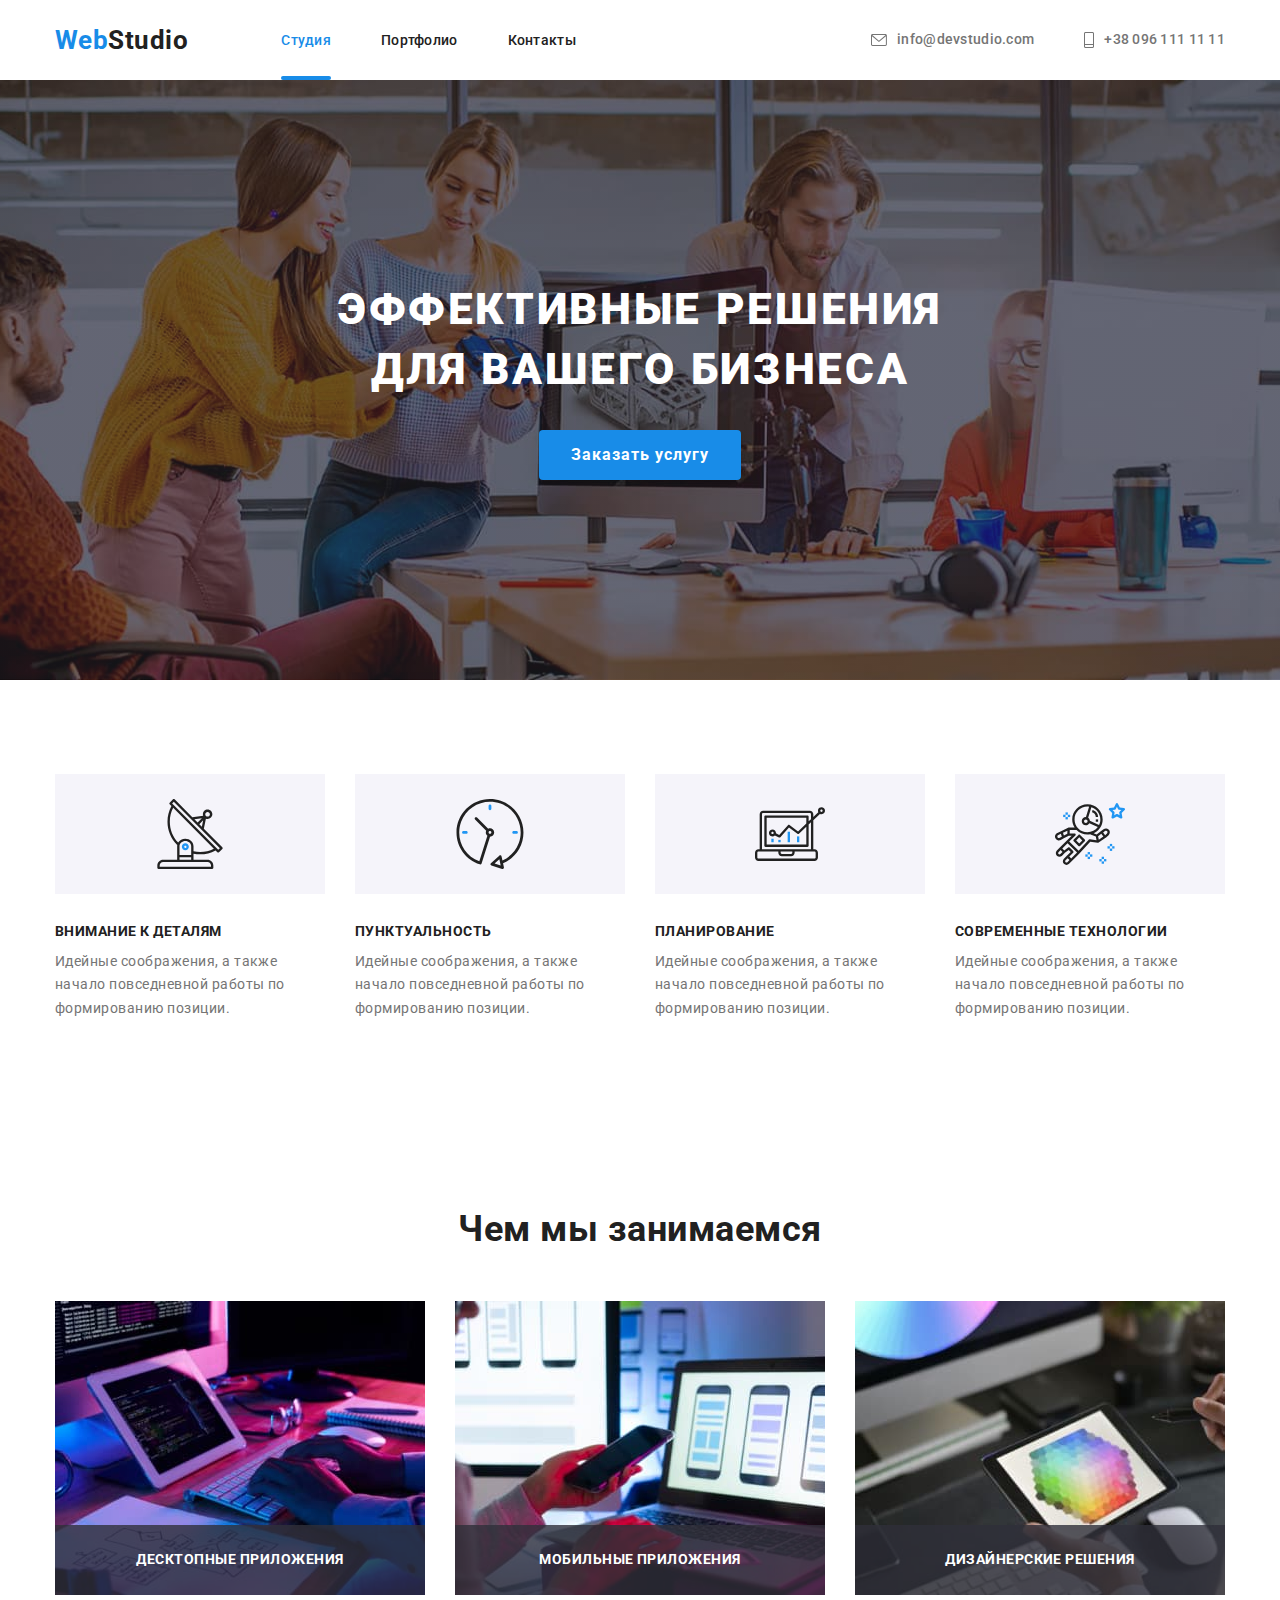
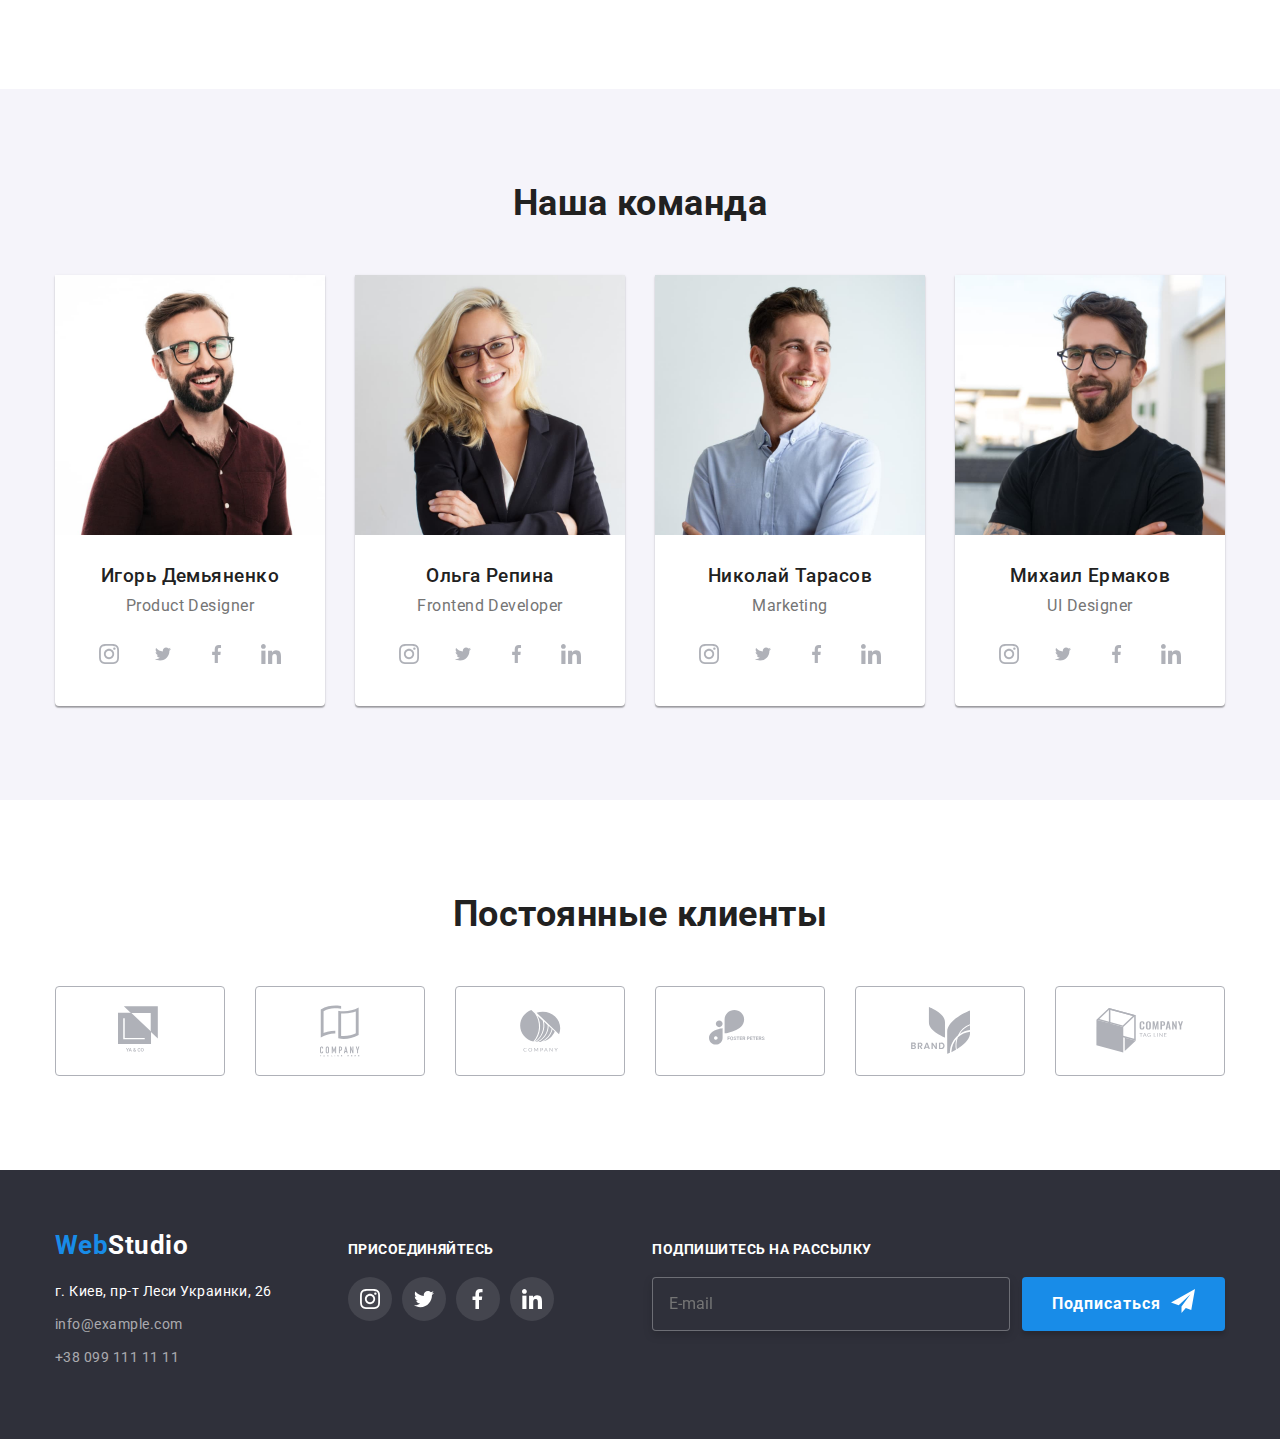
<file: index.html>
<!DOCTYPE html>
<html lang="ru">
  <head>
    <meta charset="UTF-8" />
    <meta name="viewport" content="width=device-width, initial-scale=1.0" />
    <title>my-test</title>
    <link rel="preconnect" href="https://fonts.gstatic.com" />
    <link
      href="https://fonts.googleapis.com/css2?family=Raleway:wght@700&family=Roboto:wght@400;500;700;900&display=swap"
      rel="stylesheet"
    />
    <link
      rel="stylesheet"
      href="https://cdnjs.cloudflare.com/ajax/libs/modern-normalize/1.0.0/modern-normalize.min.css"
    />
    <link rel="stylesheet" href="./css/style.css" />
  </head>
  <body>
    <header>
      <div class="header container">
        <a class="logo-header link" href="#"
          ><span class="logo-web">Web</span
          ><span class="logo-studio">Studio</span></a
        >
        <nav>
          <ul class="site-nav list">
            <li class="nav-item">
              <a class="link current" href="#">Студия</a>
            </li>
            <li class="nav-item">
              <a class="link" href="./portfolio.html">Портфолио</a>
            </li>
            <li class="nav-item">
              <a class="link" href="#">Контакты</a>
            </li>
          </ul>
        </nav>
        <div class="header-contact">
          <a class="link" href="meilto:info@devstudio.com">
            <svg class="logo-meil" width="16" height="12">
              <use href="./img/sprite.svg#meil"></use>
            </svg>
            info@devstudio.com
          </a>
          <a class="link" href="tel:+380961111111">
            <svg class="logo-meil" width="10" height="16">
              <use href="./img/sprite.svg#phone"></use>
            </svg>
            +38 096 111 11 11
          </a>
        </div>
      </div>
    </header>
    <main>
      <!-- hero -->
      <section class="hero overlay">
        <h1 class="hero-title">Эффективные решения для вашего бизнеса</h1>
        <button data-modal-open class="hero-button" type="button">
          Заказать услугу
        </button>
      </section>
      <!-- cильные стороны -->
      <section class="section">
        <div class="container">
          <h2 class="section-title hidden">сильные стороны</h2>
          <ul class="advanages-list list">
            <li class="advantages-item">
              <div class="advantages-card">
                <svg width="70" height="70">
                  <use href="./img/sprite.svg#antenna"></use>
                </svg>
              </div>
              <h3>Внимание к деталям</h3>
              <p>
                Идейные соображения, а также начало повседневной работы по
                формированию позиции.
              </p>
            </li>
            <li class="advantages-item">
              <div class="advantages-card">
                <svg width="70" height="70">
                  <use href="./img/sprite.svg#clock"></use>
                </svg>
              </div>
              <h3>Пунктуальность</h3>
              <p>
                Идейные соображения, а также начало повседневной работы по
                формированию позиции.
              </p>
            </li>
            <li class="advantages-item">
              <div class="advantages-card">
                <svg width="70" height="70">
                  <use href="./img/sprite.svg#diagram"></use>
                </svg>
              </div>
              <h3>Планирование</h3>
              <p>
                Идейные соображения, а также начало повседневной работы по
                формированию позиции.
              </p>
            </li>
            <li class="advantages-item">
              <div class="advantages-card">
                <svg width="70" height="70">
                  <use href="./img/sprite.svg#astronaut"></use>
                </svg>
              </div>
              <h3>Современные технологии</h3>
              <p>
                Идейные соображения, а также начало повседневной работы по
                формированию позиции.
              </p>
            </li>
          </ul>
        </div>
      </section>

      <!-- Чем занимемся -->
      <section class="section">
        <div class="container">
          <h2 class="section-title">Чем мы занимаемся</h2>
          <ul class="job-list list">
            <li class="job-item">
              <div class="job-img">
                <a href="#"
                  ><img src="./img/box1.jpg" alt="пишем код" width="370"
                /></a>
                <div class="img-title">
                  <h3>Десктопные приложения</h3>
                </div>
              </div>
            </li>
            <li class="job-item">
              <div class="job-img">
                <a href="#"
                  ><img
                    src="./img/box2.jpg"
                    alt="оптимизируем под моб.приложение"
                    width="370"
                /></a>
                <div class="img-title">
                  <h3>Мобильные приложения</h3>
                </div>
              </div>
            </li>
            <li class="job-item">
              <div class="job-img">
                <a href="#"
                  ><img src="./img/box3.jpg" alt="выбираем палитру" width="370"
                /></a>
                <div class="img-title">
                  <h3>Дизайнерские решения</h3>
                </div>
              </div>
            </li>
          </ul>
        </div>
      </section>

      <!-- команда -->
      <section class="section team">
        <div class="container">
          <h2 class="section-title">Наша команда</h2>
          <ul class="team-list list">
            <li class="team-item">
              <img
                class="team-foto"
                src="./img/team1.jpg"
                alt="дизайнер проекта"
                width="270"
              />
              <h3>Игорь Демьяненко</h3>
              <p leng="en">Product Designer</p>
              <ul class="team-social list">
                <li class="social-item">
                  <a class="social-link" href="#">
                    <svg width="20" height="20">
                      <use href="./img/sprite.svg#instagram"></use>
                    </svg>
                  </a>
                </li>
                <li class="social-item">
                  <a class="social-link" href="#">
                    <svg width="20" height="16">
                      <use href="./img/sprite.svg#twitter"></use>
                    </svg>
                  </a>
                </li>
                <li class="social-item">
                  <a class="social-link" href="#">
                    <svg width="10" height="20">
                      <use href="./img/sprite.svg#facebook"></use>
                    </svg>
                  </a>
                </li>
                <li class="social-item">
                  <a class="social-link" href="#">
                    <svg width="20" height="20">
                      <use href="./img/sprite.svg#linkedin"></use>
                    </svg>
                  </a>
                </li>
              </ul>
            </li>
            <li class="team-item">
              <img
                class="team-foto"
                src="./img/team2.jpg"
                alt="разработчки сайта"
                width="270"
              />
              <h3>Ольга Репина</h3>
              <p leng="en">Frontend Developer</p>
              <ul class="team-social list">
                <li class="social-item">
                  <a class="social-link" href="#">
                    <svg width="20" height="20">
                      <use href="./img/sprite.svg#instagram"></use>
                    </svg>
                  </a>
                </li>
                <li class="social-item">
                  <a class="social-link" href="#">
                    <svg width="20" height="16">
                      <use href="./img/sprite.svg#twitter"></use>
                    </svg>
                  </a>
                </li>
                <li class="social-item">
                  <a class="social-link" href="#">
                    <svg width="10" height="20">
                      <use href="./img/sprite.svg#facebook"></use>
                    </svg>
                  </a>
                </li>
                <li class="social-item">
                  <a class="social-link" href="#">
                    <svg width="20" height="20">
                      <use href="./img/sprite.svg#linkedin"></use>
                    </svg>
                  </a>
                </li>
              </ul>
            </li>
            <li class="team-item">
              <img
                class="team-foto"
                src="./img/team3.jpg"
                alt="маркетолог"
                width="270"
              />
              <h3>Николай Тарасов</h3>
              <p leng="en">Marketing</p>
              <ul class="team-social list">
                <li class="social-item">
                  <a class="social-link" href="#">
                    <svg width="20" height="20">
                      <use href="./img/sprite.svg#instagram"></use>
                    </svg>
                  </a>
                </li>
                <li class="social-item">
                  <a class="social-link" href="#">
                    <svg width="20" height="16">
                      <use href="./img/sprite.svg#twitter"></use>
                    </svg>
                  </a>
                </li>
                <li class="social-item">
                  <a class="social-link" href="#">
                    <svg width="10" height="20">
                      <use href="./img/sprite.svg#facebook"></use>
                    </svg>
                  </a>
                </li>
                <li class="social-item">
                  <a class="social-link" href="#">
                    <svg width="20" height="20">
                      <use href="./img/sprite.svg#linkedin"></use>
                    </svg>
                  </a>
                </li>
              </ul>
            </li>
            <li class="team-item">
              <img
                class="team-foto"
                src="./img/team4.jpg"
                alt="младший д"
                width="270"
              />
              <h3>Михаил Ермаков</h3>
              <p leng="en">UI Designer</p>
              <ul class="team-social list">
                <li class="social-item">
                  <a class="social-link" href="#">
                    <svg width="20" height="20">
                      <use href="./img/sprite.svg#instagram"></use>
                    </svg>
                  </a>
                </li>
                <li class="social-item">
                  <a class="social-link" href="#">
                    <svg width="20" height="16">
                      <use href="./img/sprite.svg#twitter"></use>
                    </svg>
                  </a>
                </li>
                <li class="social-item">
                  <a class="social-link" href="#">
                    <svg width="10" height="20">
                      <use href="./img/sprite.svg#facebook"></use>
                    </svg>
                  </a>
                </li>
                <li class="social-item">
                  <a class="social-link" href="#">
                    <svg width="20" height="20">
                      <use href="./img/sprite.svg#linkedin"></use>
                    </svg>
                  </a>
                </li>
              </ul>
            </li>
          </ul>
        </div>
      </section>

      <!-- наши клиенты  -->
      <section class="section">
        <div class="container">
          <h2 class="section-title">Постоянные клиенты</h2>
          <ul class="client-list list">
            <li class="client-item">
              <a class="client-link" href="#">
                <svg width="44" height="49">
                  <use href="./img/sprite.svg#cmp1"></use>
                </svg>
              </a>
            </li>
            <li class="client-item">
              <a class="client-link" href="#">
                <svg width="40" height="52">
                  <use href="./img/sprite.svg#cmp2"></use>
                </svg>
              </a>
            </li>
            <li class="client-item">
              <a class="client-link" href="#">
                <svg width="41" height="42">
                  <use href="./img/sprite.svg#cmp3"></use>
                </svg>
              </a>
            </li>
            <li class="client-item">
              <a class="client-link" href="#">
                <svg width="79" height="42">
                  <use href="./img/sprite.svg#cmp4"></use>
                </svg>
              </a>
            </li>
            <li class="client-item">
              <a class="client-link" href="#">
                <svg width="59" height="47">
                  <use href="./img/sprite.svg#cmp5"></use>
                </svg>
              </a>
            </li>
            <li class="client-item">
              <a class="client-link" href="#">
                <svg width="88" height="45">
                  <use href="./img/sprite.svg#cmp6"></use>
                </svg>
              </a>
            </li>
          </ul>
        </div>
      </section>
    </main>
    <footer>
      <div class="container footer">
        <div class="footer-info">
          <a class="logo-footer link" href="#"
            ><span class="logo-web">Web</span
            ><span class="logo-studio">Studio</span></a
          >
          <address>
            <span class="footer-adress">г. Киев, пр-т Леси Украинки, 26</span
            ><br />
            <a class="footer-contact link" href="mailto:info@example.com"
              >info@example.com</a
            ><br />
            <a class="footer-contact link" href="tel:+380991111111"
              >+38 099 111 11 11</a
            >
          </address>
        </div>

        <!-- добавление соц-сетей -->
        <div class="footer-social">
          <p>присоединяйтесь</p>
          <ul class="footer-list list">
            <li class="footer-item">
              <a class="footer-link" href="#">
                <svg width="20" height="20">
                  <use href="./img/sprite.svg#instagram"></use>
                </svg>
              </a>
            </li>
            <li class="footer-item">
              <a class="footer-link" href="#">
                <svg width="20" height="20">
                  <use href="./img/sprite.svg#twitter"></use>
                </svg>
              </a>
            </li>
            <li class="footer-item">
              <a class="footer-link" href="#">
                <svg width="20" height="20">
                  <use href="./img/sprite.svg#facebook"></use>
                </svg>
              </a>
            </li>
            <li class="footer-item">
              <a class="footer-link" href="#">
                <svg width="20" height="20">
                  <use href="./img/sprite.svg#linkedin"></use>
                </svg>
              </a>
            </li>
          </ul>
        </div>
        <!-- добавление формы -->
        <div class="footer-form">
          <p>Подпишитесь на рассылку</p>
          <form class="form-area">
            <input
              class="mail-input"
              type="email"
              name="E-mail"
              placeholder="E-mail"
            />
            <button class="footer-button" type="submit">
              <p>Подписаться</p>
              <svg width="24" height="24">
                <use href="./img/sprite.svg#icon-plain-1"></use>
              </svg>
            </button>
          </form>
        </div>
      </div>
    </footer>

    <div class="backdrop is-hidden" data-modal>
      <div class="modal">
        <button class="modal-button" type="button" data-modal-close>
          <svg width="11" height="11">
            <use href="./img/sprite.svg#close-logo"></use>
          </svg>
        </button>
        <p>Оставьте свои данные, мы вам перезвоним</p>
        <form class="form-info">
          <div class="form-field">
            <label for="username">Имя</label>
            <div class="form-block">
              <input
                class="input-form"
                type="text"
                name="username"
                id="username"
              />
              <svg class="input-icon" width="18" height="18">
                <use href="./img/sprite.svg#icon-input-1"></use>
              </svg>
            </div>
          </div>
          <div class="form-field">
            <label for="phone_number">Телефон</label>
            <div class="form-block">
              <input
                class="input-form"
                type="tel"
                name="phone_number"
                id="phone_number"
              />
              <svg class="input-icon" width="18" height="18">
                <use href="./img/sprite.svg#icon-input-2"></use>
              </svg>
            </div>
          </div>
          <div class="form-field">
            <label for="email">Почта</label>
            <div class="form-block">
              <input class="input-form" type="email" id="email" />
              <svg class="input-icon" width="18" height="18">
                <use href="./img/sprite.svg#icon-input-3"></use>
              </svg>
            </div>
          </div>
          <div class="form-field">
            <label for="feedback">Комментарий</label>
            <textarea
              name="feedback"
              id="feedback"
              placeholder="Введите текст"
            ></textarea>
          </div>
          <div class="policy">
            <label for="policy" class="policy-lable"
              >Соглашаюсь с рассылкой и принимаю
              <a href="#" class="link-policy">Условия договора</a>
              <input
                class="checkbox"
                type="checkbox"
                name="policy"
                id="policy"
              />
              <class class="check-icon"></class>
            </label>
          </div>
          <button type="submit" class="button-info">Отправить</button>
        </form>
      </div>
    </div>
    <script src="./js/modal.js"></script>
  </body>
</html>
</file>
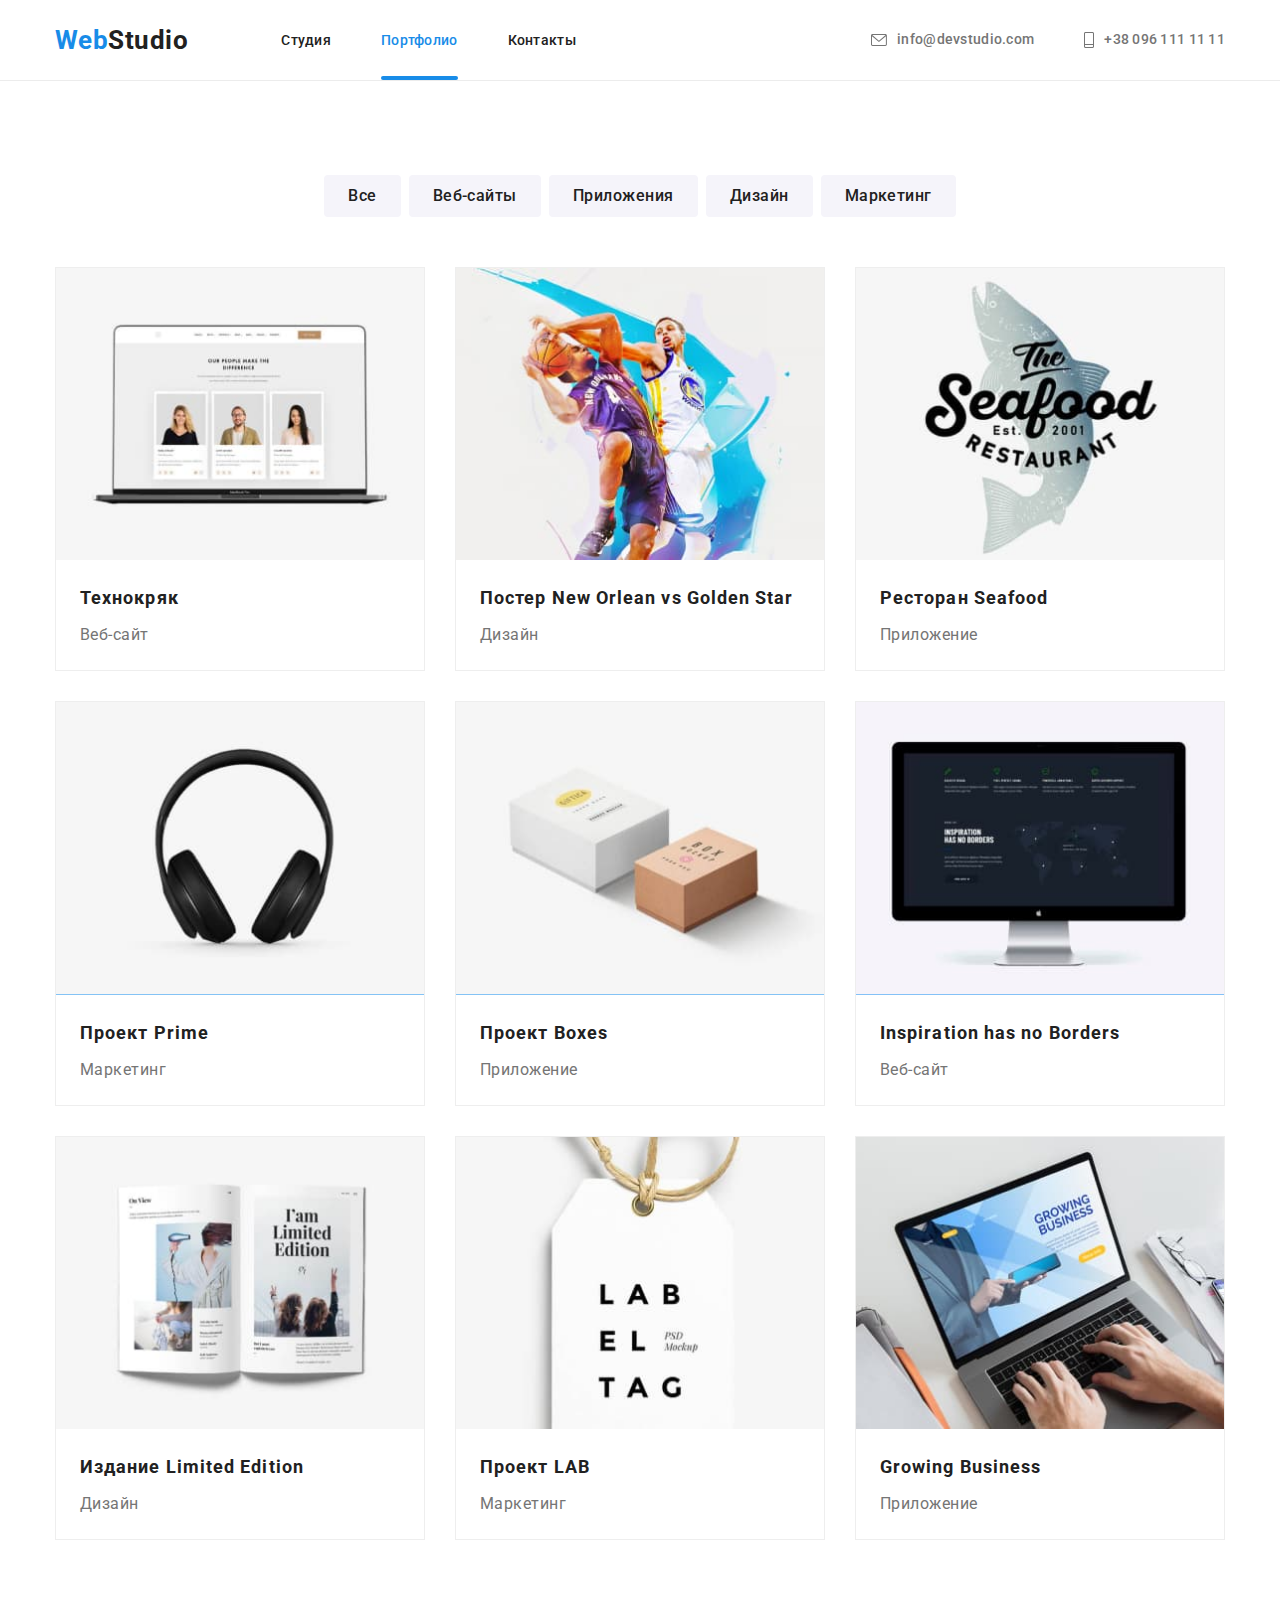
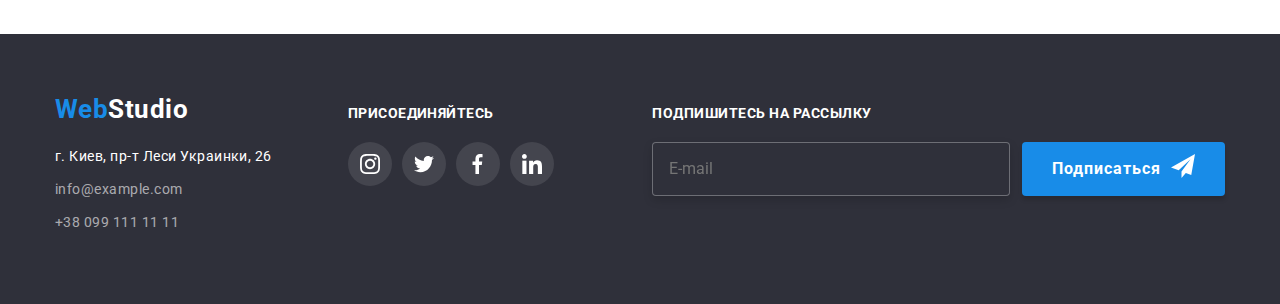
<file: portfolio.html>
<!DOCTYPE html>
<html lang="ru">
<head>
    <meta charset="UTF-8">
    <meta name="viewport" content="width=device-width, initial-scale=1.0">
    <title>portfolio</title>
    <link rel="preconnect" href="https://fonts.gstatic.com">
    <link href="https://fonts.googleapis.com/css2?family=Raleway:wght@700&family=Roboto:wght@400;500;700;900&display=swap"
        rel="stylesheet">
        <link rel="stylesheet" href="https://cdnjs.cloudflare.com/ajax/libs/modern-normalize/1.0.0/modern-normalize.min.css">
    <link rel="stylesheet" href="./css/style.css">
</head>
<body>
    <header class="header-line">
        <div class="header container">
            <a class="logo-header link" href="#"><span class="logo-web">Web</span><span class="logo-studio">Studio</span></a>
            <nav>
                <ul class="site-nav list">
                    <li class="nav-item">
                        <a class="link" href="./index.html">Студия</a>
                    </li>
                    <li class="nav-item">
                        <a class="link current" href="#">Портфолио</a>
                    </li>
                    <li class="nav-item">
                        <a class="link" href="#">Контакты</a>
                    </li>
                </ul>
            </nav>
            <div class="header-contact">
                <a class="link" href="meilto:info@devstudio.com">
                    <svg class="logo-meil" width="16" height="12">
                        <use href="./img/sprite.svg#meil"></use>
                    </svg>
                    info@devstudio.com
                </a>
                <a class="link" href="tel:+380961111111">
                    <svg class="logo-meil" width="10" height="16">
                        <use href="./img/sprite.svg#phone"></use>
                    </svg>
                    +38 096 111 11 11
                </a>
            </div>
        </div>

    </header>
    <main>
        <section class="section">
            <div class="container">
                <!-- кнопки -->
                <ul class="buttons list">
                    <li class="item"><button type="button" class="button">Все</button></li>
                    <li class="item"><button type="button" class="button">Веб-сайты</button></li>
                    <li class="item"><button type="button" class="button">Приложения</button></li>
                    <li class="item"><button type="button" class="button">Дизайн</button></li>
                    <li class="item"><button type="button" class="button">Маркетинг</button></li>
                </ul>

                <!-- перечень работ  -->
                <ul class="project list">
                    <li class="project-list">
                        <a class="project-card link" href="#">
                            <div class="project-inmg">
                                <img class="card-img" src="./img/prj1.jpg" alt="пример веб-сайта"/>
                                <div class="project-action">
                                    <p>Технокряк это современная площадка распространения коронавируса. Компании используют эту платформу для цифрового шпионажа и атак на защищённые сервера конкурентов.</p>
                                </div>
                            </div>
                           <div class="card-list">
                                <h3 class="title">Технокряк</h3>
                                <p class="text">Веб-сайт</p>
                           </div>
                        </a>
                    </li>
                    <li class="project-list">
                        <a class="project-card link" href="#">
                            <div class="project-inmg">
                                <img class="card-img" src="./img/prj2.jpg" alt="дизайн постера"/>
                                <div class="project-action">
                                    <p>Технокряк это современная площадка распространения коронавируса. Компании используют эту платформу для цифрового шпионажа и атак на защищённые сервера конкурентов.</p>
                                </div>
                            </div>
                            <div class="card-list">
                                 <h3 class="title">Постер New Orlean vs Golden Star</h3>
                                 <p class="text">Дизайн</p>
                            </div>
                         </a>
                    </li>
                    <li class="project-list">
                        <a class="project-card link" href="#">
                            <div class="project-inmg">
                                <img class="card-img" src="./img/prj3.jpg" alt="приложение ресторана"/>
                                <div class="project-action">
                                    <p>Технокряк это современная площадка распространения коронавируса. Компании используют эту платформу для цифрового шпионажа и атак на защищённые сервера конкурентов.</p>
                                </div>
                            </div>                       
                            <div class="card-list">
                                 <h3 class="title">Ресторан Seafood</h3>
                                 <p class="text">Приложение</p>
                            </div>
                         </a>
                    </li>
                    <li class="project-list">
                        <a class="project-card link" href="#">
                            <div class="project-inmg">
                                <img class="card-img" src="./img/prj4.jpg" alt="прект маректинг"/>
                                <div class="project-action">
                                    <p>Технокряк это современная площадка распространения коронавируса. Компании используют эту платформу для цифрового шпионажа и атак на защищённые сервера конкурентов.</p>
                                </div>
                            </div>
                            <div class="card-list">
                                 <h3 class="title">Проект Prime</h3>
                                 <p class="text">Маркетинг</p>
                            </div>
                         </a>
                    </li>
                    <li class="project-list">
                        <a class="project-card link" href="#">
                            <div class="project-inmg">
                                <img class="card-img" src="./img/prj5.jpg" alt="приложение коробки"/>
                                <div class="project-action">
                                    <p>Технокряк это современная площадка распространения коронавируса. Компании используют эту платформу для цифрового шпионажа и атак на защищённые сервера конкурентов.</p>
                                </div>
                            </div>           
                            <div class="card-list">
                                 <h3 class="title">Проект Boxes</h3>
                                 <p class="text">Приложение</p>
                            </div>
                         </a>
                    </li>
                    <li class="project-list">
                        <a class="project-card link" href="#">
                            <div class="project-inmg">
                                <img class="card-img" src="./img/prj6.jpg" alt="пример веб-сайта на мониторе"/>
                                <div class="project-action">
                                    <p>Технокряк это современная площадка распространения коронавируса. Компании используют эту платформу для цифрового шпионажа и атак на защищённые сервера конкурентов.</p>
                                </div>
                            </div>   
                            <div class="card-list">
                                 <h3 class="title">Inspiration has no Borders</h3>
                                 <p class="text">Веб-сайт</p>
                            </div>
                         </a> 
                    </li>
                    <li class="project-list">
                        <a class="project-card link" href="#">
                            <div class="project-inmg">
                                <img class="card-img" src="./img/prj7.jpg" alt="дизайн журнала"/>
                                <div class="project-action">
                                    <p>Технокряк это современная площадка распространения коронавируса. Компании используют эту платформу для цифрового шпионажа и атак на защищённые сервера конкурентов.</p>
                                </div>
                            </div>  
                            <div class="card-list">
                                 <h3 class="title">Издание Limited Edition</h3>
                                 <p class="text">Дизайн</p>
                            </div>
                         </a>
                    </li>
                    <li class="project-list">
                        <a class="project-card link" href="#">
                            <div class="project-inmg">
                                <img class="card-img" src="./img/prj8.jpg" alt="маркетинговый проект"/>
                                <div class="project-action">
                                    <p>Технокряк это современная площадка распространения коронавируса. Компании используют эту платформу для цифрового шпионажа и атак на защищённые сервера конкурентов.</p>
                                </div>
                            </div>  
                            <div class="card-list">
                                 <h3 class="title">Проект LAB</h3>
                                 <p class="text">Маркетинг</p>
                            </div>
                         </a> 
                    </li>
                    <li class="project-list">
                        <a class="project-card link" href="#">
                            <div class="project-inmg">
                                <img class="card-img" src="./img/prj9.jpg" alt="пример приложения"/>
                                <div class="project-action">
                                    <p>Технокряк это современная площадка распространения коронавируса. Компании используют эту платформу для цифрового шпионажа и атак на защищённые сервера конкурентов.</p>
                                </div>
                            </div> 
                            <div class="card-list">
                                 <h3 class="title">Growing Business</h3>
                                 <p class="text">Приложение</p>
                            </div>
                         </a>
                    </li>
                </ul>
            </div>
        </section>
    </main>
    <footer>
        <div class="container footer">
            <div class="footer-info">
              <a class="logo-footer link" href="#"
                ><span class="logo-web">Web</span
                ><span class="logo-studio">Studio</span></a
              >
              <address>
                <span class="footer-adress">г. Киев, пр-т Леси Украинки, 26</span
                ><br />
                <a class="footer-contact link" href="mailto:info@example.com"
                  >info@example.com</a
                ><br />
                <a class="footer-contact link" href="tel:+380991111111"
                  >+38 099 111 11 11</a
                >
              </address>
            </div>
    
            <!-- добавление соц-сетей -->
            <div class="footer-social">
              <p>присоединяйтесь</p>
              <ul class="footer-list list">
                <li class="footer-item">
                  <a class="footer-link" href="#">
                    <svg width="20" height="20">
                      <use href="./img/sprite.svg#instagram"></use>
                    </svg>
                  </a>
                </li>
                <li class="footer-item">
                  <a class="footer-link" href="#">
                    <svg width="20" height="20">
                      <use href="./img/sprite.svg#twitter"></use>
                    </svg>
                  </a>
                </li>
                <li class="footer-item">
                  <a class="footer-link" href="#">
                    <svg width="20" height="20">
                      <use href="./img/sprite.svg#facebook"></use>
                    </svg>
                  </a>
                </li>
                <li class="footer-item">
                  <a class="footer-link" href="#">
                    <svg width="20" height="20">
                      <use href="./img/sprite.svg#linkedin"></use>
                    </svg>
                  </a>
                </li>
              </ul>
            </div>
            <!-- добавление формы -->
            <div class="footer-form">
              <p>Подпишитесь на рассылку</p>
              <form class="form-area">
                <input
                  class="mail-input"
                  type="email"
                  name="E-mail"
                  placeholder="E-mail"
                />
                <button class="footer-button" type="submit">
                  <p>Подписаться</p>
                  <svg width="24" height="24">
                    <use href="./img/sprite.svg#icon-plain-1"></use>
                  </svg>
                </button>
              </form>
            </div>
          </div>
    </footer>
</body>
</html>
</file>
<file: css/style.css>
html{
    box-sizing: border-box;
}

*, ::after, ::before{
    box-sizing: inherit;
}

:root{
    --bgc-hero: #c4c4c4;
    --bgc-footer: #2f303a;
    --bgc-main: #ffffff;
    --bgc-second: #f5f4fA;

    --acent: #188ce8;

    --tc-main: #757575;
    --tc-white: #ffffff;
    --tc-black: #212121;

    --footer: rgba(255, 255, 255, 0.6);
    --footer-link: rgba(255, 255, 255, 0.1);

    --logo: #afb1b8
}

body{
    margin: 0px;
    font-family: Roboto;
    letter-spacing: 0.03em;

    background-color: var(--bgc-main);
    color: var(--tc-main);
}

h1, h2, h3, h4, ul, li, p{
    margin: 0px;
    padding: 0px;
}

.section{
    padding: 94px 0px;
}

.section-title{
    margin-bottom: 50px;
    color: var(--tc-black);
    font-weight: 700;
    font-size: 36px;
    line-height: 1.16;
    text-align: center;
}

img{
    display: block;
}
.container{
    width: 1200px;
    padding: 0px 15px;
    margin: 0px auto;
}

.link{
    text-decoration: none;
}

.list{
    list-style: none;
}

/* header */

.header.container{
   display: flex; 
   align-items: center;
}

.logo-header{
    margin-right: 93px;
    font-weight: 700;
    font-size: 26px;
    line-height: 1.19;
}

.logo-web{
    color: var(--acent);
}

.logo-studio{
    color: var(--tc-black);
}

.site-nav{
    display: flex;
}

.nav-item:not(:last-child){
    margin-right: 50px;
}

/* Нижнее подчеркивание */

.link.current{
    position: relative;
}

.link.current::after{
    content: "";
    position: absolute;
    bottom: 0;
    left: 0;
    
    border-radius: 2px;
    width: 100%;
    height: 4px;

    background-color: var(--acent);
}

.nav-item .link{
    position: relative;
    padding: 32px 0px;
    font-weight: 500;
    font-size: 14px;
    line-height: 1.14;
    letter-spacing: 0.02em;
    color: var(--tc-black);

    transition-property: color;
    transition-duration: 250ms;
    transition-timing-function: cubic-bezier(0.4, 0, 0.2, 1);
}

.nav-item .link:hover,
.nav-item .link:focus{
    color: var(--acent);
}

.nav-item .link::after{
    content: "";
    position: absolute;
    bottom: 0;
    left: 0;
    
    border-radius: 2px;
    width: 100%;
    height: 4px;

    background-color: var(--acent);
    transform: scaleX(0);
    transition-property: transform;
    transition-duration: 250ms;
    transition-timing-function: cubic-bezier(0.4, 0, 0.2, 1);
}

.nav-item .current::after,
.nav-item .link:hover::after,
.nav-item .link:focus::after{
    transform: scaleX(1);
}

.site-nav .current{
    color: var(--acent);
}

.header-contact{
    display: flex;
    margin-left: auto;
}

.header-contact .link{
    display: flex;
    align-items: center;
    padding: 32px 0;
    color: var(--tc-main);
    fill: var(--tc-main);
    font-weight: 500;
    font-size: 14px;
    line-height: 1.14;
    letter-spacing: 0.02em;

    transition-property: color fill;
    transition-duration: 250ms;
    transition-timing-function: cubic-bezier(0.4, 0, 0.2, 1);
}

.header-contact .link:not(:last-child){
    margin-right: 50px;
}

.logo-meil{
    margin-right: 10px;
}

.header-contact .link:focus,
.header-contact .link:hover{
    color: var(--acent);
    fill: var(--acent);
}

/* hero */

.hero{
    padding: 200px 0;
    text-align: center;
}

.hero.overlay{
    max-width: 1600px;
    height: 60  0px;
    margin: 0px auto;
    background-color: var(--bgc-hero);
    background-image: linear-gradient(
        rgba(47, 48, 58, 0.4),
        rgba(47, 48, 58, 0.4)),
    url(../img/hero.jpg);
    background-position: center;
    background-size: cover;

}

.hero-title{
    color: var(--tc-white);
    font-weight: 900;
    font-size: 44px;
    line-height: 1.36;
    letter-spacing: 0.06em;
    text-transform: uppercase;
    text-align: center;

    width: 696px;
    margin: 0 auto 30px;
}

.hero-button{
    
    font-weight: 700;
    font-size: 16px;
    line-height: 1.87;
    letter-spacing: 0.06em;

    cursor: pointer;
    border-radius: 4px;
    border-style: none;
    outline: transparent;
    display: inline-block;
    text-align: center;
    padding: 10px 32px;
       
    color: var(--tc-white);
    background-color: var(--acent);
    box-shadow: 0px 4px 4px rgba(0, 0, 0, 0.15);
}

/* сильные стороны */

.section-title.hidden{
    position: absolute;
    clip: rect(0 0 0 0);
    width: 1px;
    height: 1px;
    margin: -1px;
}

.advanages-list{
    display: flex;
}

.advantages-item h3{
    font-weight: 700;
    font-size: 14px;
    line-height: 1.14;
    margin-bottom: 10px;
    color: var(--tc-black);
    text-transform: uppercase;
}

.advantages-item p{
    font-weight: 400;
    font-size: 14px;
    line-height: 1.71;
}
.advantages-item:not(:last-child){
    margin-right: 30px;
}

.advantages-card{
    height: 120px;
    width: 270px;
    margin-bottom: 30px;
    display: flex;
    align-items: center;
    justify-content: center;
    background-color: var(--bgc-second);
}

/* чем занимаемся */

.job-list{
    display: flex;
}

.job-item:not(:last-child){
    margin-right: 30px;
}

.job-img{
    position: relative;
}

.img-title{
    position: absolute;
    bottom: 0;

    width: 100%;
    height: 70px;
    background-color: rgba(47, 48, 58, 0.8);
}

.img-title h3{
    padding: 27px 0;
    text-align: center;
    
    font-weight: 700;
    font-size: 14px;
    line-height: 1.14;
    text-transform: uppercase;

    color: var(--tc-white);
}

/* команда */
.section.team{
    background-color: var(--bgc-second);
}
.team-list{
    display: flex;
}
.team-item{
    display: block;
    text-align: center;
    font-size: 16px;
    line-height: 1.18;
    background-color: var(--bgc-main);

    box-shadow: 0px 1px 3px rgba(0, 0, 0, 0.12), 0px 1px 1px rgba(0, 0, 0, 0.14), 0px 2px 1px rgba(0, 0, 0, 0.2);
    border-radius: 0px 0px 4px 4px;
}
.team-item:not(:last-child){
    margin-right: 30px;
}

.team-foto{
    margin-bottom: 30px;
}

.team-item h3{
    margin-bottom: 10px;
    color: var(--tc-black);
    font-weight: 500;
}

.team-item p{
    font-weight: 400;
    margin-bottom: 16px;
}

.team-social{
    display: flex;
    align-items: center;
    justify-content: center;
    margin-bottom: 30px;
}

.social-item:not(:last-child){
    margin-right: 10px;
}

.social-link{
    display: flex;
    align-items: center;
    justify-content: center;
    width: 44px;
    height: 44px;
    border-radius: 50%;
    fill: var(--logo);
    
    transition-property: fill, background-color;
    transition-duration: 250ms;
    transition-timing-function: cubic-bezier(0.4, 0, 0.2, 1);
}

.social-link:hover,
.social-link:focus{
    background-color: var(--acent);
    fill: var(--tc-white);
}

/* наши клиенты */
.client-list {
    display: flex;
    align-items: center;
    justify-content: center;
}

.client-item:not(:last-child){
    margin-right: 30px;
}

.client-link{
    display: flex;
    align-items: center;
    justify-content: center;
    width: 170px;
    height: 90px;
    border: 1px solid var(--logo);
    border-radius: 4px;
    fill: var(--logo);

    transition-property: fill, border;
    transition-duration: 250ms;
    transition-timing-function: cubic-bezier(0.4, 0, 0.2, 1);
}

.client-link:hover,
.client-link:focus{
    fill:var(--acent);
    border: 1px solid var(--acent);
}

/* footer */

footer{
    padding: 60px 0px;
    background-color: var(--bgc-footer);
}
.container.footer{
    display: flex;
    align-items: baseline;
   justify-content: space-between;
}

.footer-info{
    display: block;
    margin-right: 70px;
}

.logo-footer{
    display: block;
    margin-bottom: 20px;

    font-weight: 700;
    font-size: 26px;
    line-height: 1.19;
}

.logo-footer .logo-studio{
    color: var(--tc-white)
}

address{
    font-style: normal;
    font-weight: normal;
    font-size: 14px;
    line-height: 1.71;
}

.footer-adress{
    display: inline-block;
    margin-bottom: 9px;
    color: var(--tc-white);
}

.footer-contact{
    display: inline-block;
    margin-bottom: 9px;
    color: var(--footer); 
    transition-property: color;
    transition-duration: 250ms;
    transition-timing-function: cubic-bezier(0.4, 0, 0.2, 1);
}

.footer-contact:focus,
.footer-contact:hover{
    color: var(--acent);
}

.footer-social{
    margin-right: 93px;
}
.footer-social p{
    margin-bottom: 20px;
    font-weight: 700;
    font-size: 14px;
    line-height: 1.14;
    text-transform: uppercase;
    color: var(--tc-white);
}

.footer-list{
    display: flex;
}

.footer-item:not(:last-child){
    margin-right: 10px;
}

.footer-link{
    display: flex;
    align-items: center;
    justify-content: center;
    border-radius: 50%;
    width: 44px;
    height: 44px;
    background-color: var(--footer-link);
    fill: var(--tc-white);
    transition-property: background-color;
    transition-duration: 250ms;
    transition-timing-function: cubic-bezier(0.4, 0, 0.2, 1);
}

.footer-link:hover,
.footer-link:focus{
    background-color: var(--acent);
}


/* добавление формы в футер */

.footer-form > p{
    margin-bottom: 20px;
    font-weight: 700;
    font-size: 14px;
    line-height: 1.14;
    text-transform: uppercase;
    color: var(--tc-white);
}
.form-area{
    display: flex;
}

.mail-input{
    padding: 0px;
    margin: 0px;
    padding-left: 16px;
    margin-right: 12px;
    width: 358px;
    border: 1px solid rgba(255, 255, 255, 0.3);
    box-sizing: border-box;
    filter: drop-shadow(0px 4px 4px rgba(0, 0, 0, 0.15));
    border-radius: 4px;
    background-color: var(--bgc-footer); 
    color: var(--tc-white);
    transition-property: border;
    transition-duration: 250ms;
    transition-timing-function: cubic-bezier(0.4, 0, 0.2, 1);
}

.mail-input:focus{
    border: 1px solid var(--acent);
    outline: none;
}

.footer-button{
    padding: 10px 28px;
    background-color: var(--acent);
    color: var(--tc-white);
    fill: var(--tc-white);
    font-weight: bold;
    font-size: 16px;
    line-height: 1.87;
    text-align: center;
    letter-spacing: 0.06em;
    display: flex;
    box-shadow: 0px 4px 4px rgba(0, 0, 0, 0.15);
    border-radius: 4px;
    border-color: transparent;
    cursor: pointer;
}

.footer-button > p{
    margin-right: 10px;
}

/* портфолио */

.header-line{
    border-bottom: 1px solid #ECECEC;
}

/* кнопки портфолио*/

.buttons.list{
    display: flex;
    align-items: center;
    justify-content: center;
    margin-bottom: 50px;
}

.buttons>.item:not(:last-child){
    margin-right: 8px;
}

.button{
    padding: 6px 22px;
    background-color: var(--bgc-second);
    color: var(--tc-black);
    border-radius: 4px;
    border-color: transparent;
    cursor: pointer;
    
    font-family: inherit;
    font-weight: 500;
    font-size: 16px;
    line-height: 1.62;
    text-align: center;
    letter-spacing: 0.03em;

    transition-property: background-color, color, filter;
    transition-duration: 250ms;
    transition-timing-function: cubic-bezier(0.4, 0, 0.2, 1);
}

.button:focus,
.button:hover{
    color: var(--tc-white);
    background-color: var(--acent);
    filter: drop-shadow(0px 4px 4px rgba(0, 0, 0, 0.25));
}

/* перчень работ */

.project{
    display:flex;
    flex-wrap: wrap;
}

.project.list{
    margin: -30px 0 0 -30px;
}

.project-list{
    width: 370px;
    border: 1px solid #eeeeee;
    margin: 30px 0 0 30px;
    flex-basis: calc(100%/3-30px);
}

.project-card{
    display: block;

    transition-property: box-shadow;
    transition-duration: 250ms;
    transition-timing-function: cubic-bezier(0.4, 0, 0.2, 1);
}

.project-card:focus,
.project-card:hover{
    box-shadow: 0px 1px 1px rgba(0, 0, 0, 0.12), 0px 4px 4px rgba(0, 0, 0, 0.06), 1px 4px 6px rgba(0, 0, 0, 0.16);
}

.card-img{
    display: block;
    width: 100%;
    margin: 0;
}

.card-list{
    display: block;
    padding: 20px 24px;
}

.card-list h3{
    color: var(--tc-black);
    margin-bottom: 4px;

    font-weight: 700;
    font-size: 18px;
    line-height: 2;
    letter-spacing: 0.06em;
}

.card-list p{
    color: var(--tc-main);
    font-size: 16px;
    line-height: 1.87;
}

.project-inmg{
    position: relative;
    overflow: hidden;

}   

.project-action{
    position: absolute;
    top:0;
    left:0;
    width: 100%;
    height: 100%;
    padding: 63px 24px;
    background-color:rgba(33, 150, 243, 0.9);
    transform: translateY(100%);
    transition-property: transform;
    transition-duration: 250ms;
    transition-timing-function: cubic-bezier(0.4, 0, 0.2, 1);
}

.project-action p{
    font-size: 18px;
    line-height: 1.56;
    color: var(--tc-white);
}

.project-list:hover .project-action{
    transform: translateY(0)
}

/* модально окно */

.backdrop{
    position: fixed;
    top: 0;
    left: 0;
    width: 100%;
    height: 100%;
    background-color: rgba(0, 0, 0, 0.2);
    opacity: 1;
    transition: opacity 250ms cubic-bezier(0.4, 0, 0.2, 1);
}

.backdrop.is-hidden{
    opacity: 0;
    pointer-events: none;
}

.backdrop.is-hidden .modal{
    transform: translate(-50%, -50%) scale(1.1);
}
.modal{
    height: 581px;
    width: 528px;
    padding: 40px 41px;
    background-color: var(--bgc-main);
    position: absolute;
    top: 50%;
    left: 50%;
    transform: translate(-50%, -50%);
    border-radius: 4px;
    box-shadow: 0px 1px 3px rgba(0, 0, 0, 0.12), 0px 1px 1px rgba(0, 0, 0, 0.14), 0px 2px 1px rgba(0, 0, 0, 0.2);
    transform: translate(-50%, -50%) scale(1);
    transition: transform 250ms cubic-bezier(0.4, 0, 0.2, 1);
}

.modal-button{
    position: absolute;
    top: 8px;
    right: 8px;
    width: 30px;
    height: 30px;
    display: flex;
    align-items: center;
    justify-content: center;
    border: 1px solid rgba(0, 0, 0, 0.1);
    border-radius: 50%;
    background-color: var(--bgc-main);
    cursor: pointer;
    transition-property: fill;
    transition-duration: 250ms;
    transition-timing-function: cubic-bezier(0.4, 0, 0.2, 1);

}

.modal-button:hover{
    fill: var(--acent);
}

.modal > p{
    margin-bottom: 12px;
    text-align: center;
    color: var(--tc-black);
    font-weight: 700;
    font-size: 20px;
    line-height: 1.15;
}

.form-field{
    display: flex;
    flex-direction: column;
    margin-bottom: 10px;
}

.form-field label {
    margin-bottom: 4px;
    font-size: 12px;
    line-height: 1.16;
    letter-spacing: 0.01em;
    cursor: pointer;
}

.form-field textarea {
    margin: 0px;
    padding: 0px;
    padding-top: 12px;
    padding-left: 16px;
    margin-bottom: 20px;
    height: 120px;
    border: 1px solid rgba(33, 33, 33, 0.2);
    box-sizing: border-box;
    border-radius: 4px;
    cursor: pointer;
    transition-property: border;
    transition-duration: 250ms;
    transition-timing-function: cubic-bezier(0.4, 0, 0.2, 1);
}

.form-field textarea:focus{
    border: 1px solid var(--acent);
    outline: none;
}

.form-field textarea::placeholder{
    font-size: 12px;
    line-height: 1.16;
    letter-spacing: 0.01em;
    
    color: rgba(117, 117, 117, 0.5);

}
textarea {
    resize: none;
}

.policy{
    position: relative;
    display: flex;
    align-items: center;
    margin: 0px;
    padding: 0px;
    margin-bottom: 30px;
}

.policy-lable {
    margin-left: 35px;
    font-size: 14px;
    line-height: 1.71;
    cursor: pointer;
}

.link-policy{
    color: var(--acent);
}

.button-info {
    display: block;
    margin: 0px auto;
    padding: 10px 55px;
    text-align: center;
    background-color: var(--acent);
    color: var(--tc-white);
    box-shadow: 0px 4px 4px rgba(0, 0, 0, 0.15);
    border-radius: 4px;
    border-color: transparent;
    cursor: pointer;
    font-weight: 700;
    font-size: 16px;
    line-height: 1.87;
    text-align: center;
    letter-spacing: 0.06em;
}

.form-block{
    position: relative;
}

.input-form{
    width: 100%;
    height: 40px;
    margin: 0px;
    padding: 0px;
    padding-left: 42px;
    border: 1px solid rgba(33, 33, 33, 0.2);
    box-sizing: border-box;
    border-radius: 4px;
    cursor: pointer;
    transition-property: border;
    transition-duration: 250ms;
    transition-timing-function: cubic-bezier(0.4, 0, 0.2, 1);
}
.input-form:focus{
    border: 1px solid var(--acent);
    outline: none;
}

.input-form:focus + .input-icon{
    fill: var(--acent)
}

.input-icon{
    position: absolute;
    top: 50%;
    left: 15px;
    transform: translateY(-50%);
    fill:var(--tc-black);
    transition-property: fill;
    transition-duration: 250ms;
    transition-timing-function: cubic-bezier(0.4, 0, 0.2, 1);

}

/* делаем кастомный чекбокс */
.checkbox {
    position: absolute;
    clip: rect(0 0 0 0);
    width: 1px;
    height: 1px;
    margin: -1px;
}

.check-icon{
    position: absolute;
    left: 13px;
    top: 50%;
    transform: translateY(-50%);
    display: inline-block;
    margin-right: 7px;
    width: 15px;
    height: 15px;
    border: 2px solid var(--tc-black);
    border-radius: 4px;
    transition-duration: 250ms;
    transition-timing-function: cubic-bezier(0.4, 0, 0.2, 1);  
}

.checkbox:checked + .check-icon{
    background-color: var(--acent);
    background-image: url(../img/icon-check.svg);
    background-size: contain;
    background-origin: border-box;
    border-color: var(--acent);
}
</file>
